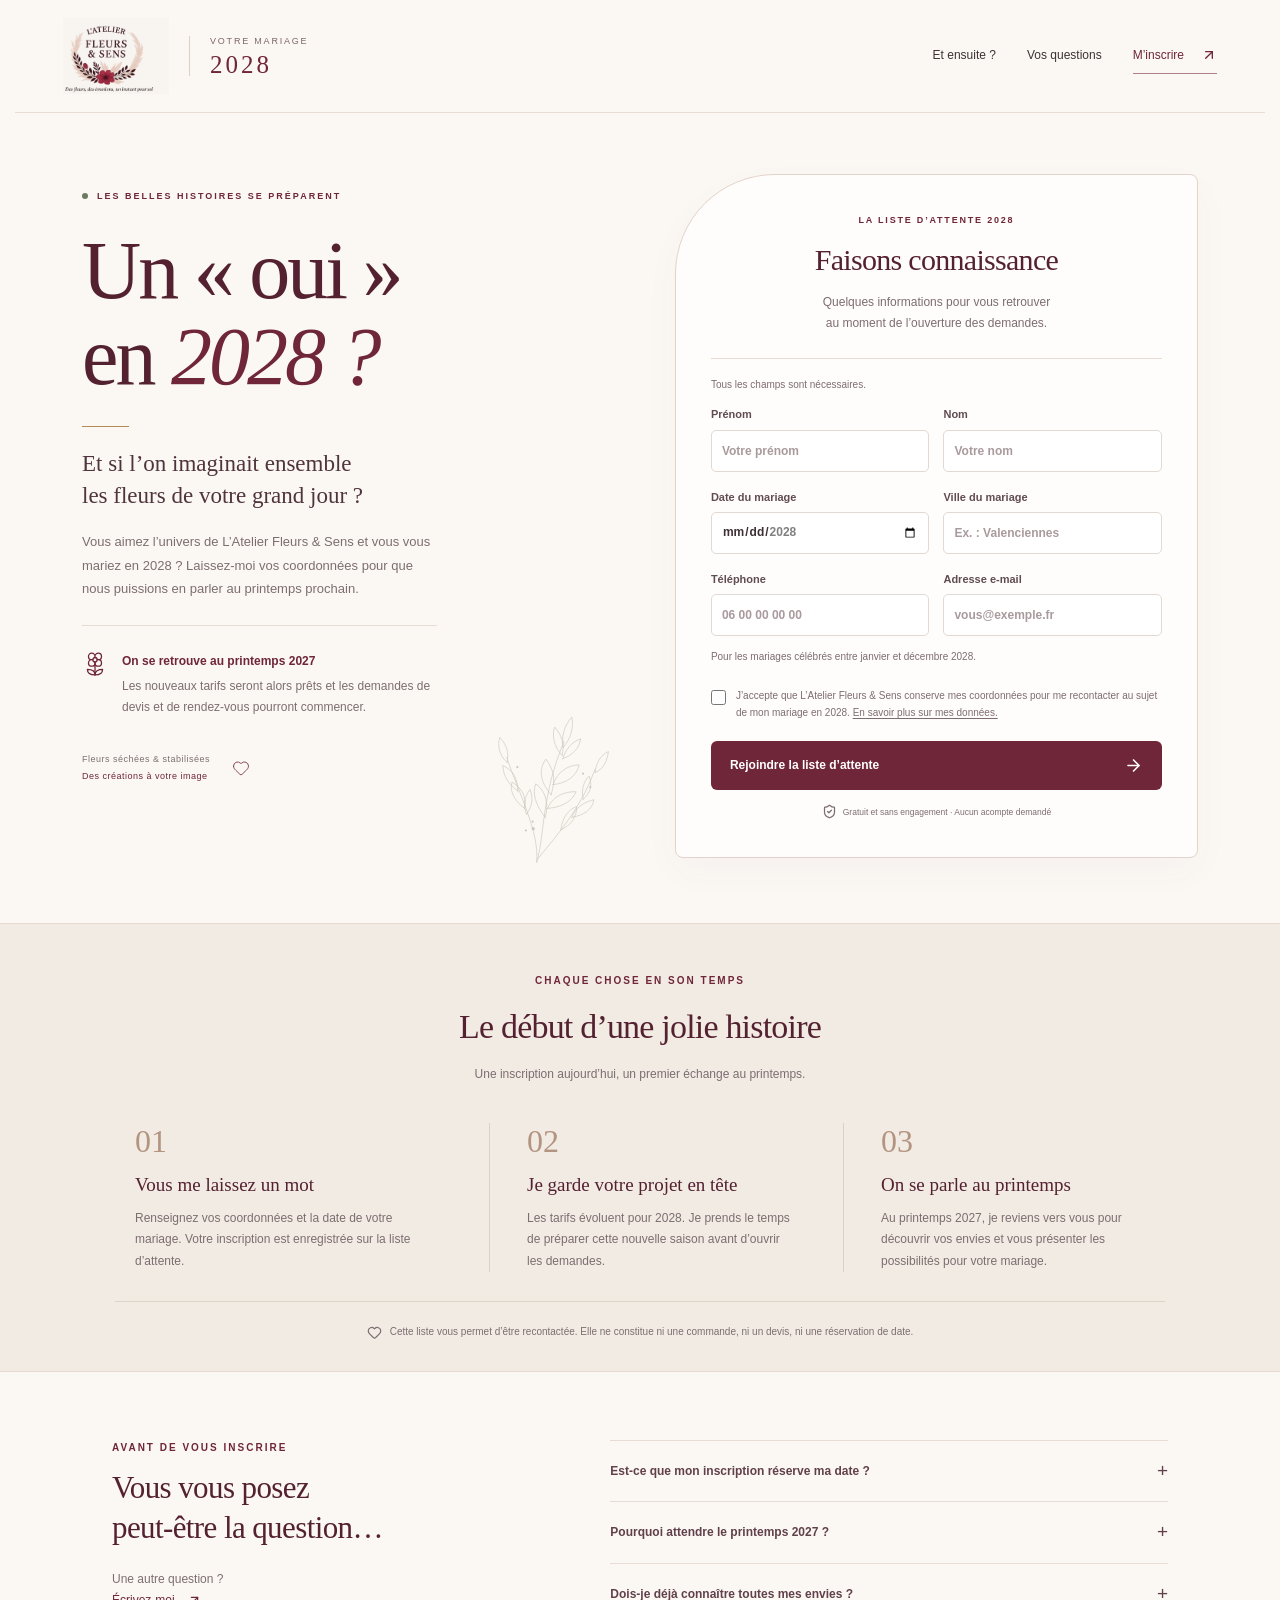
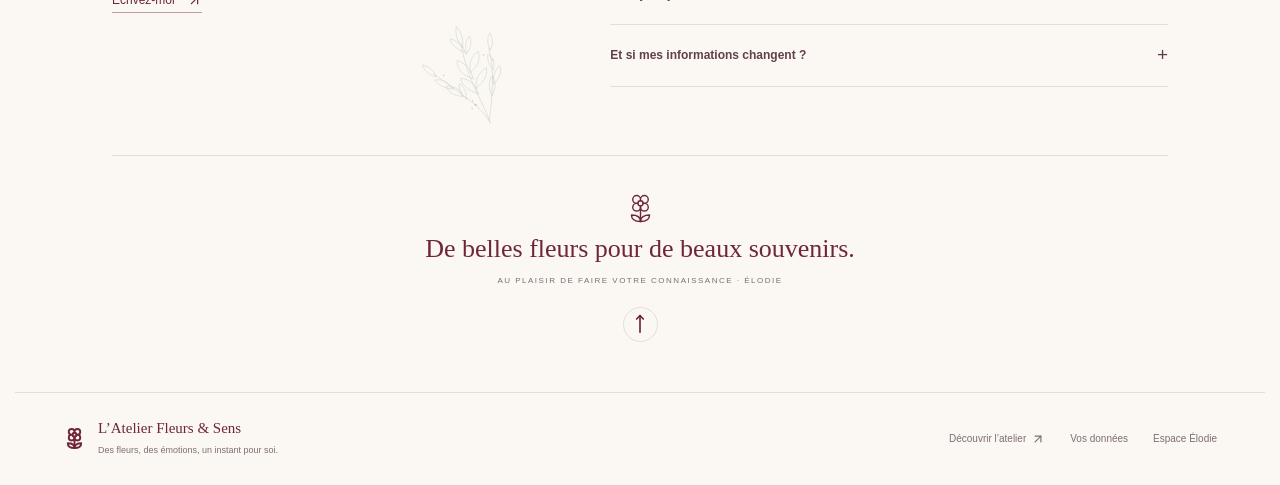
<file: index.html>
<!doctype html><html lang="fr"><head><meta charset="utf-8"><meta name="viewport" content="width=device-width,initial-scale=1"><title>Mariages 2028 — L’Atelier Fleurs & Sens</title><meta name="description" content="Liste d’attente des mariages 2028. Reprise de contact au printemps 2027."><link rel="icon" href="assets/favicon.svg"><link rel="stylesheet" href="assets/style.css"></head><body><header class="header"><a class="brand" href="index.html" aria-label="L’Atelier Fleurs &amp; Sens — accueil"><img src="assets/logo.jpg" alt="L’Atelier Fleurs &amp; Sens" width="112" height="80"/><span class="brand-divider"></span><span class="brand-caption">VOTRE MARIAGE<br/><b>2028</b></span></a><nav aria-label="Navigation principale"><a href="#la-suite">Et ensuite ?</a><a href="#questions">Vos questions</a><a class="header-cta" href="#inscription">M’inscrire <svg xmlns="http://www.w3.org/2000/svg" width="16" height="16" viewBox="0 0 24 24" fill="none" stroke="currentColor" stroke-width="2" stroke-linecap="round" stroke-linejoin="round" class="lucide lucide-arrow-up-right" aria-hidden="true"><path d="M7 7h10v10"></path><path d="M7 17 17 7"></path></svg></a></nav></header><main><section class="hero"><div class="hero-copy"><div class="season-label"><span></span> LES BELLES HISTOIRES SE PRÉPARENT</div><h1>Un « oui »<br/>en <em>2028 ?</em></h1><div class="hero-rule"></div><p class="hero-lead">Et si l’on imaginait ensemble<br/>les fleurs de votre grand jour ?</p><p class="hero-text">Vous aimez l’univers de L’Atelier Fleurs &amp; Sens et vous vous mariez en 2028 ? Laissez-moi vos coordonnées pour que nous puissions en parler au printemps prochain.</p><div class="opening-note"><svg xmlns="http://www.w3.org/2000/svg" width="26" height="26" viewBox="0 0 24 24" fill="none" stroke="currentColor" stroke-width="1.2" stroke-linecap="round" stroke-linejoin="round" class="lucide lucide-flower2 lucide-flower-2" aria-hidden="true"><path d="M12 5a3 3 0 1 1 3 3m-3-3a3 3 0 1 0-3 3m3-3v1M9 8a3 3 0 1 0 3 3M9 8h1m5 0a3 3 0 1 1-3 3m3-3h-1m-2 3v-1"></path><circle cx="12" cy="8" r="2"></circle><path d="M12 10v12"></path><path d="M12 22c4.2 0 7-1.667 7-5-4.2 0-7 1.667-7 5Z"></path><path d="M12 22c-4.2 0-7-1.667-7-5 4.2 0 7 1.667 7 5Z"></path></svg><div><b>On se retrouve au printemps 2027</b><p>Les nouveaux tarifs seront alors prêts et les demandes de devis et de rendez-vous pourront commencer.</p></div></div><div class="hero-bottom"><span>Fleurs séchées &amp; stabilisées<br/><b>Des créations à votre image</b></span><svg xmlns="http://www.w3.org/2000/svg" width="18" height="18" viewBox="0 0 24 24" fill="none" stroke="currentColor" stroke-width="1.1" stroke-linecap="round" stroke-linejoin="round" class="lucide lucide-heart" aria-hidden="true"><path d="M2 9.5a5.5 5.5 0 0 1 9.591-3.676.56.56 0 0 0 .818 0A5.49 5.49 0 0 1 22 9.5c0 2.29-1.5 4-3 5.5l-5.492 5.313a2 2 0 0 1-3 .019L5 15c-1.5-1.5-3-3.2-3-5.5"></path></svg></div><svg viewBox="0 0 250 300" fill="none" class="hero-botanical" aria-hidden="true"><g stroke="currentColor" stroke-width="1.2" stroke-linecap="round"><path d="M122 286C130 232 113 162 141 57M122 285C119 228 70 162 40 101M123 279C158 222 190 172 205 100"></path><path d="M131 158C104 134 103 113 112 94C133 115 135 132 131 158ZM132 139C156 133 172 119 175 96C152 99 135 118 132 139ZM126 201C104 180 96 160 100 142C120 152 130 176 126 201ZM128 184C155 178 171 165 176 146C151 149 133 163 128 184ZM86 190C62 177 54 160 56 145C76 153 88 170 86 190ZM69 160C51 150 38 136 35 117C55 123 66 137 69 160ZM91 200C101 182 98 166 91 154C82 170 82 185 91 200ZM158 220C157 198 166 181 181 173C184 196 174 209 158 220ZM175 194C197 187 210 175 211 156C191 164 179 176 175 194ZM191 158C184 140 188 123 196 114C205 130 202 146 191 158Z"></path><path d="M141 68C134 47 138 27 149 10C156 30 152 52 141 68ZM141 83C123 69 117 48 120 33C136 47 143 61 141 83ZM143 89C162 79 170 65 171 48C154 56 146 72 143 89ZM42 110C25 99 20 82 22 66C38 79 43 93 42 110ZM206 106C205 89 211 73 225 64C225 83 220 98 206 106Z"></path></g><g fill="currentColor"><circle cx="107" cy="225" r="3"></circle><circle cx="94" cy="230" r="2"></circle><circle cx="104" cy="212" r="2"></circle><circle cx="201" cy="134" r="2"></circle><circle cx="184" cy="111" r="2"></circle><circle cx="62" cy="116" r="2"></circle></g></svg></div><div class="form-card" id="inscription"><div class="form-heading"><span class="eyebrow">LA LISTE D’ATTENTE 2028</span><h2>Faisons connaissance</h2><p>Quelques informations pour vous retrouver<br class="desktop-break"/> au moment de l’ouverture des demandes.</p></div><form id="waitlistForm" method="post" action="#"><p class="required-note">Tous les champs sont nécessaires.</p><div class="form-grid"><label for="firstName">Prénom<input id="firstName" autoComplete="given-name" placeholder="Votre prénom" maxLength="80" required="" name="firstName"/></label><label for="lastName">Nom<input id="lastName" autoComplete="family-name" placeholder="Votre nom" maxLength="100" required="" name="lastName"/></label><label for="weddingDate">Date du mariage<input id="weddingDate" type="date" min="2028-01-01" max="2028-12-31" required="" aria-describedby="date-help" name="weddingDate"/></label><label for="city">Ville du mariage<input id="city" placeholder="Ex. : Valenciennes" maxLength="120" required="" name="city"/></label><label for="phone">Téléphone<input id="phone" type="tel" autoComplete="tel" placeholder="06 00 00 00 00" maxLength="30" required="" name="phone"/></label><label for="email">Adresse e-mail<input id="email" type="email" autoComplete="email" placeholder="vous@exemple.fr" maxLength="254" required="" name="email"/></label></div><p id="date-help" class="field-help">Pour les mariages célébrés entre janvier et décembre 2028.</p><div class="honeypot" aria-hidden="true"><label>Ne pas remplir<input tabindex="-1" autoComplete="off" name="website"/></label></div><label class="consent"><input type="checkbox" required="" name="consent"/><span>J’accepte que L’Atelier Fleurs &amp; Sens conserve mes coordonnées pour me recontacter au sujet de mon mariage en 2028. <a href="confidentialite.html" target="_blank">En savoir plus sur mes données.</a></span></label><button id="submitButton" class="button primary submit-button" disabled type="submit">Rejoindre la liste d’attente <svg xmlns="http://www.w3.org/2000/svg" width="19" height="19" viewBox="0 0 24 24" fill="none" stroke="currentColor" stroke-width="2" stroke-linecap="round" stroke-linejoin="round" class="lucide lucide-arrow-right" aria-hidden="true"><path d="M5 12h14"></path><path d="m12 5 7 7-7 7"></path></svg></button><div class="form-footnote"><svg xmlns="http://www.w3.org/2000/svg" width="15" height="15" viewBox="0 0 24 24" fill="none" stroke="currentColor" stroke-width="2" stroke-linecap="round" stroke-linejoin="round" class="lucide lucide-shield-check" aria-hidden="true"><path d="M20 13c0 5-3.5 7.5-7.66 8.95a1 1 0 0 1-.67-.01C7.5 20.5 4 18 4 13V6a1 1 0 0 1 1-1c2 0 4.5-1.2 6.24-2.72a1.17 1.17 0 0 1 1.52 0C14.51 3.81 17 5 19 5a1 1 0 0 1 1 1z"></path><path d="m9 12 2 2 4-4"></path></svg><span>Gratuit et sans engagement · Aucun acompte demandé</span></div><p id="formMessage" class="setup-note" role="status" aria-live="polite"></p></form></div></section><section class="journey" id="la-suite"><div class="section-heading"><span class="eyebrow">CHAQUE CHOSE EN SON TEMPS</span><h2>Le début d’une jolie histoire</h2><p>Une inscription aujourd’hui, un premier échange au printemps.</p></div><div class="steps"><article><span class="step-number">01</span><h3>Vous me laissez un mot</h3><p>Renseignez vos coordonnées et la date de votre mariage. Votre inscription est enregistrée sur la liste d’attente.</p></article><article><span class="step-number">02</span><h3>Je garde votre projet en tête</h3><p>Les tarifs évoluent pour 2028. Je prends le temps de préparer cette nouvelle saison avant d’ouvrir les demandes.</p></article><article><span class="step-number">03</span><h3>On se parle au printemps</h3><p>Au printemps 2027, je reviens vers vous pour découvrir vos envies et vous présenter les possibilités pour votre mariage.</p></article></div><p class="journey-note"><svg xmlns="http://www.w3.org/2000/svg" width="15" height="15" viewBox="0 0 24 24" fill="none" stroke="currentColor" stroke-width="2" stroke-linecap="round" stroke-linejoin="round" class="lucide lucide-heart" aria-hidden="true"><path d="M2 9.5a5.5 5.5 0 0 1 9.591-3.676.56.56 0 0 0 .818 0A5.49 5.49 0 0 1 22 9.5c0 2.29-1.5 4-3 5.5l-5.492 5.313a2 2 0 0 1-3 .019L5 15c-1.5-1.5-3-3.2-3-5.5"></path></svg> Cette liste vous permet d’être recontactée. Elle ne constitue ni une commande, ni un devis, ni une réservation de date.</p></section><section class="faq-section" id="questions"><div class="faq-intro"><span class="eyebrow">AVANT DE VOUS INSCRIRE</span><h2>Vous vous posez<br/>peut-être la question…</h2><p>Une autre question ?<br/><a href="mailto:latelierfleursetsens@gmail.com">Écrivez-moi <svg xmlns="http://www.w3.org/2000/svg" width="15" height="15" viewBox="0 0 24 24" fill="none" stroke="currentColor" stroke-width="2" stroke-linecap="round" stroke-linejoin="round" class="lucide lucide-arrow-up-right" aria-hidden="true"><path d="M7 7h10v10"></path><path d="M7 17 17 7"></path></svg></a></p><svg viewBox="0 0 250 300" fill="none" class="faq-botanical" aria-hidden="true"><g stroke="currentColor" stroke-width="1.2" stroke-linecap="round"><path d="M122 286C130 232 113 162 141 57M122 285C119 228 70 162 40 101M123 279C158 222 190 172 205 100"></path><path d="M131 158C104 134 103 113 112 94C133 115 135 132 131 158ZM132 139C156 133 172 119 175 96C152 99 135 118 132 139ZM126 201C104 180 96 160 100 142C120 152 130 176 126 201ZM128 184C155 178 171 165 176 146C151 149 133 163 128 184ZM86 190C62 177 54 160 56 145C76 153 88 170 86 190ZM69 160C51 150 38 136 35 117C55 123 66 137 69 160ZM91 200C101 182 98 166 91 154C82 170 82 185 91 200ZM158 220C157 198 166 181 181 173C184 196 174 209 158 220ZM175 194C197 187 210 175 211 156C191 164 179 176 175 194ZM191 158C184 140 188 123 196 114C205 130 202 146 191 158Z"></path><path d="M141 68C134 47 138 27 149 10C156 30 152 52 141 68ZM141 83C123 69 117 48 120 33C136 47 143 61 141 83ZM143 89C162 79 170 65 171 48C154 56 146 72 143 89ZM42 110C25 99 20 82 22 66C38 79 43 93 42 110ZM206 106C205 89 211 73 225 64C225 83 220 98 206 106Z"></path></g><g fill="currentColor"><circle cx="107" cy="225" r="3"></circle><circle cx="94" cy="230" r="2"></circle><circle cx="104" cy="212" r="2"></circle><circle cx="201" cy="134" r="2"></circle><circle cx="184" cy="111" r="2"></circle><circle cx="62" cy="116" r="2"></circle></g></svg></div><div class="faq-list"><details><summary>Est-ce que mon inscription réserve ma date ?</summary><p>Non. Elle me permet de vous recontacter au printemps 2027. La disponibilité de votre date et les conditions de réservation seront examinées au moment de nos échanges.</p></details><details><summary>Pourquoi attendre le printemps 2027 ?</summary><p>Je prépare l’évolution de mes tarifs pour les mariages de 2028. Les demandes de devis et de rendez-vous ouvriront lorsque ces nouveaux tarifs seront prêts.</p></details><details><summary>Dois-je déjà connaître toutes mes envies ?</summary><p>Pas du tout ! Pour le moment, j’ai simplement besoin de vos coordonnées, de votre date de mariage et de la ville. Nous prendrons le temps de parler des fleurs et des couleurs au printemps.</p></details><details><summary>Et si mes informations changent ?</summary><p>Envoyez-moi un e-mail à <a href="mailto:latelierfleursetsens@gmail.com">latelierfleursetsens@gmail.com</a> pour modifier votre date ou vos coordonnées, ou demander le retrait de votre inscription.</p></details></div></section><section class="closing"><svg xmlns="http://www.w3.org/2000/svg" width="31" height="31" viewBox="0 0 24 24" fill="none" stroke="currentColor" stroke-width="1.1" stroke-linecap="round" stroke-linejoin="round" class="lucide lucide-flower2 lucide-flower-2" aria-hidden="true"><path d="M12 5a3 3 0 1 1 3 3m-3-3a3 3 0 1 0-3 3m3-3v1M9 8a3 3 0 1 0 3 3M9 8h1m5 0a3 3 0 1 1-3 3m3-3h-1m-2 3v-1"></path><circle cx="12" cy="8" r="2"></circle><path d="M12 10v12"></path><path d="M12 22c4.2 0 7-1.667 7-5-4.2 0-7 1.667-7 5Z"></path><path d="M12 22c-4.2 0-7-1.667-7-5 4.2 0 7 1.667 7 5Z"></path></svg><p>De belles fleurs pour de beaux souvenirs.</p><span>AU PLAISIR DE FAIRE VOTRE CONNAISSANCE · ÉLODIE</span><a href="#inscription" aria-label="Revenir au formulaire"><svg xmlns="http://www.w3.org/2000/svg" width="20" height="20" viewBox="0 0 24 24" fill="none" stroke="currentColor" stroke-width="2" stroke-linecap="round" stroke-linejoin="round" class="lucide lucide-move-down" aria-hidden="true"><path d="M8 18L12 22L16 18"></path><path d="M12 2V22"></path></svg></a></section></main><noscript><p style="text-align:center;padding:20px">Activez JavaScript pour envoyer votre inscription, ou écrivez à latelierfleursetsens@gmail.com.</p></noscript><footer class="footer"><div class="footer-brand"><svg xmlns="http://www.w3.org/2000/svg" width="23" height="23" viewBox="0 0 24 24" fill="none" stroke="currentColor" stroke-width="2" stroke-linecap="round" stroke-linejoin="round" class="lucide lucide-flower2 lucide-flower-2" aria-hidden="true"><path d="M12 5a3 3 0 1 1 3 3m-3-3a3 3 0 1 0-3 3m3-3v1M9 8a3 3 0 1 0 3 3M9 8h1m5 0a3 3 0 1 1-3 3m3-3h-1m-2 3v-1"></path><circle cx="12" cy="8" r="2"></circle><path d="M12 10v12"></path><path d="M12 22c4.2 0 7-1.667 7-5-4.2 0-7 1.667-7 5Z"></path><path d="M12 22c-4.2 0-7-1.667-7-5 4.2 0 7 1.667 7 5Z"></path></svg><span>L’Atelier Fleurs &amp; Sens<small>Des fleurs, des émotions, un instant pour soi.</small></span></div><div class="footer-links"><a href="https://www.latelierfleursetsens.fr" target="_blank" rel="noreferrer">Découvrir l’atelier <svg xmlns="http://www.w3.org/2000/svg" width="14" height="14" viewBox="0 0 24 24" fill="none" stroke="currentColor" stroke-width="2" stroke-linecap="round" stroke-linejoin="round" class="lucide lucide-arrow-up-right" aria-hidden="true"><path d="M7 7h10v10"></path><path d="M7 17 17 7"></path></svg></a><a href="confidentialite.html">Vos données</a><a href="gestion.html">Espace Élodie</a></div></footer><script defer src="js/config.js"></script><script defer src="js/waitlist.js"></script></body></html>
</file>
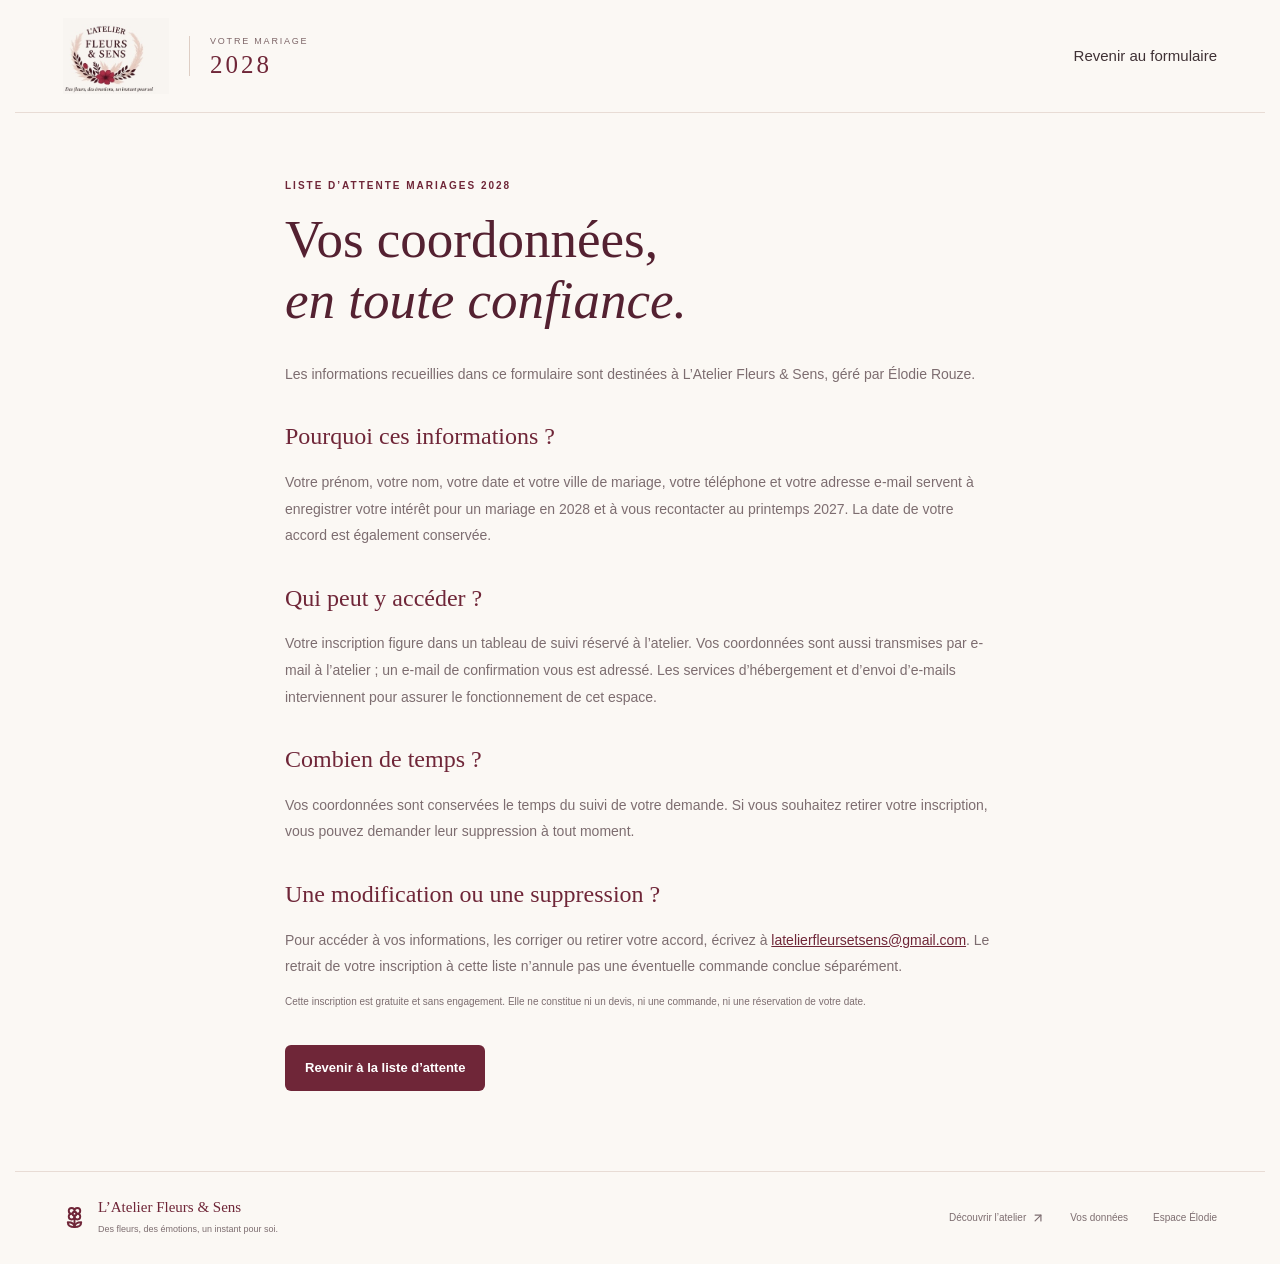
<file: confidentialite.html>
<!doctype html><html lang="fr"><head><meta charset="utf-8"><meta name="viewport" content="width=device-width,initial-scale=1"><title>Vos coordonnées — Mariages 2028</title><meta name="description" content="Liste d’attente des mariages 2028. Reprise de contact au printemps 2027."><link rel="icon" href="assets/favicon.svg"><link rel="stylesheet" href="assets/style.css"></head><body><header class="header"><a class="brand" href="index.html" aria-label="L’Atelier Fleurs &amp; Sens — accueil"><img src="assets/logo.jpg" alt="L’Atelier Fleurs &amp; Sens" width="112" height="80"/><span class="brand-divider"></span><span class="brand-caption">VOTRE MARIAGE<br/><b>2028</b></span></a><a href="index.html">Revenir au formulaire</a></header><main class="privacy"><span class="eyebrow">LISTE D’ATTENTE MARIAGES 2028</span><h1>Vos coordonnées,<br/><em>en toute confiance.</em></h1><p>Les informations recueillies dans ce formulaire sont destinées à L’Atelier Fleurs &amp; Sens, géré par Élodie Rouze.</p><h2>Pourquoi ces informations ?</h2><p>Votre prénom, votre nom, votre date et votre ville de mariage, votre téléphone et votre adresse e-mail servent à enregistrer votre intérêt pour un mariage en 2028 et à vous recontacter au printemps 2027. La date de votre accord est également conservée.</p><h2>Qui peut y accéder ?</h2><p>Votre inscription figure dans un tableau de suivi réservé à l’atelier. Vos coordonnées sont aussi transmises par e-mail à l’atelier ; un e-mail de confirmation vous est adressé. Les services d’hébergement et d’envoi d’e-mails interviennent pour assurer le fonctionnement de cet espace.</p><h2>Combien de temps ?</h2><p>Vos coordonnées sont conservées le temps du suivi de votre demande. Si vous souhaitez retirer votre inscription, vous pouvez demander leur suppression à tout moment.</p><h2>Une modification ou une suppression ?</h2><p>Pour accéder à vos informations, les corriger ou retirer votre accord, écrivez à <a href="mailto:latelierfleursetsens@gmail.com">latelierfleursetsens@gmail.com</a>. Le retrait de votre inscription à cette liste n’annule pas une éventuelle commande conclue séparément.</p><p class="micro">Cette inscription est gratuite et sans engagement. Elle ne constitue ni un devis, ni une commande, ni une réservation de votre date.</p><a class="button primary" href="index.html">Revenir à la liste d’attente</a></main><footer class="footer"><div class="footer-brand"><svg xmlns="http://www.w3.org/2000/svg" width="23" height="23" viewBox="0 0 24 24" fill="none" stroke="currentColor" stroke-width="2" stroke-linecap="round" stroke-linejoin="round" class="lucide lucide-flower2 lucide-flower-2" aria-hidden="true"><path d="M12 5a3 3 0 1 1 3 3m-3-3a3 3 0 1 0-3 3m3-3v1M9 8a3 3 0 1 0 3 3M9 8h1m5 0a3 3 0 1 1-3 3m3-3h-1m-2 3v-1"></path><circle cx="12" cy="8" r="2"></circle><path d="M12 10v12"></path><path d="M12 22c4.2 0 7-1.667 7-5-4.2 0-7 1.667-7 5Z"></path><path d="M12 22c-4.2 0-7-1.667-7-5 4.2 0 7 1.667 7 5Z"></path></svg><span>L’Atelier Fleurs &amp; Sens<small>Des fleurs, des émotions, un instant pour soi.</small></span></div><div class="footer-links"><a href="https://www.latelierfleursetsens.fr" target="_blank" rel="noreferrer">Découvrir l’atelier <svg xmlns="http://www.w3.org/2000/svg" width="14" height="14" viewBox="0 0 24 24" fill="none" stroke="currentColor" stroke-width="2" stroke-linecap="round" stroke-linejoin="round" class="lucide lucide-arrow-up-right" aria-hidden="true"><path d="M7 7h10v10"></path><path d="M7 17 17 7"></path></svg></a><a href="confidentialite.html">Vos données</a><a href="gestion.html">Espace Élodie</a></div></footer></body></html>
</file>
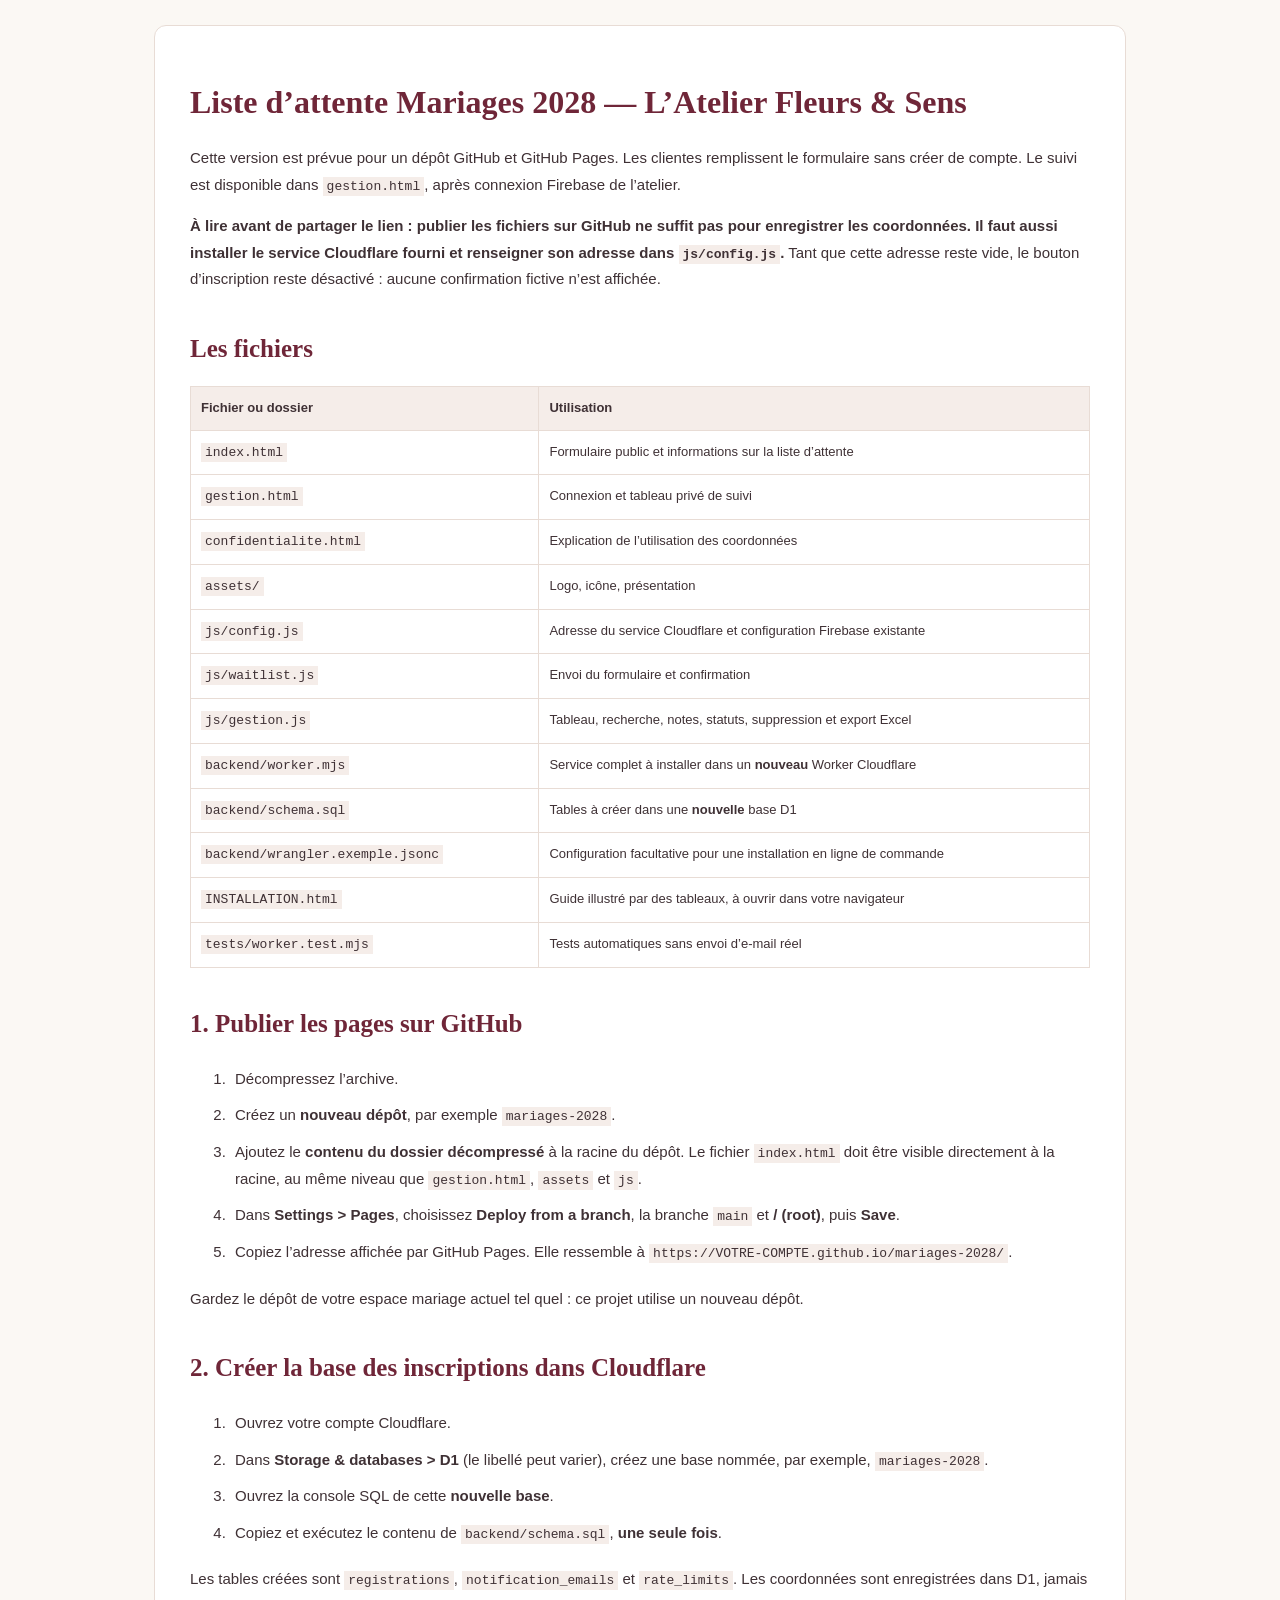
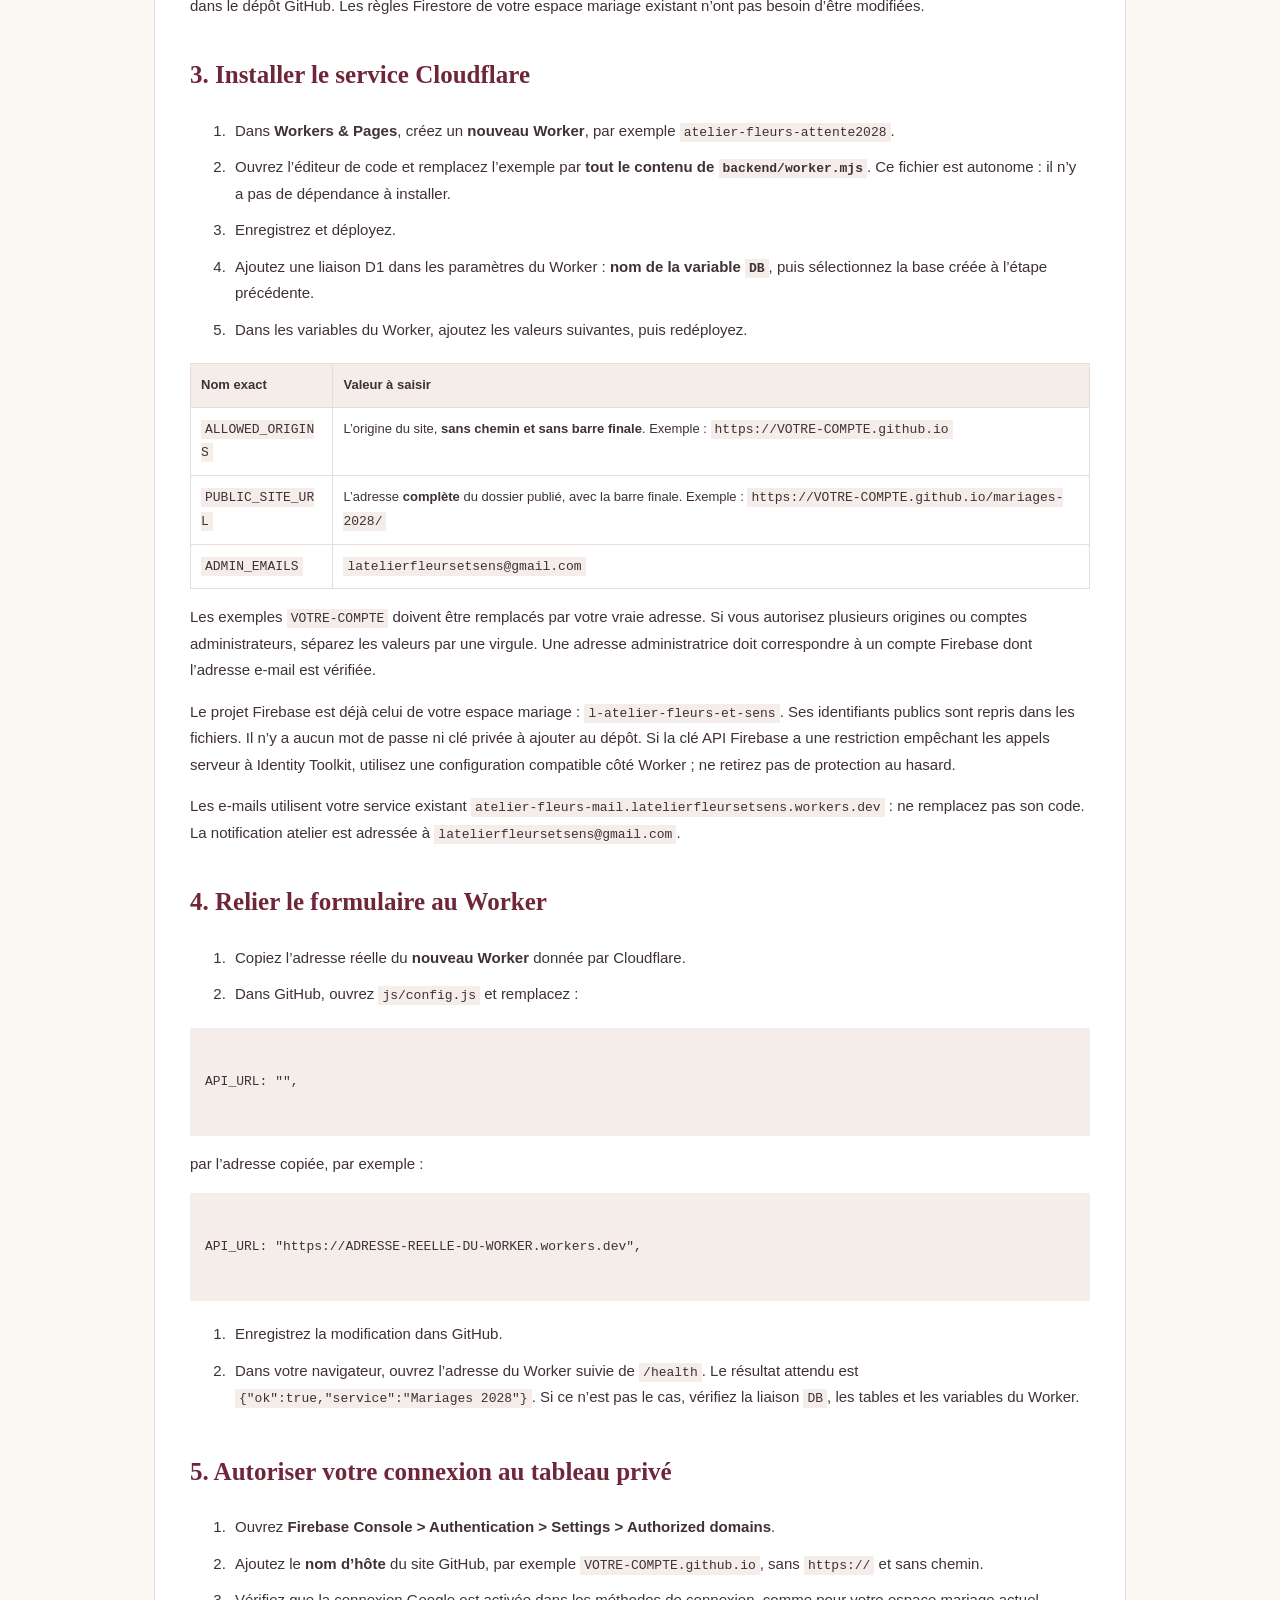
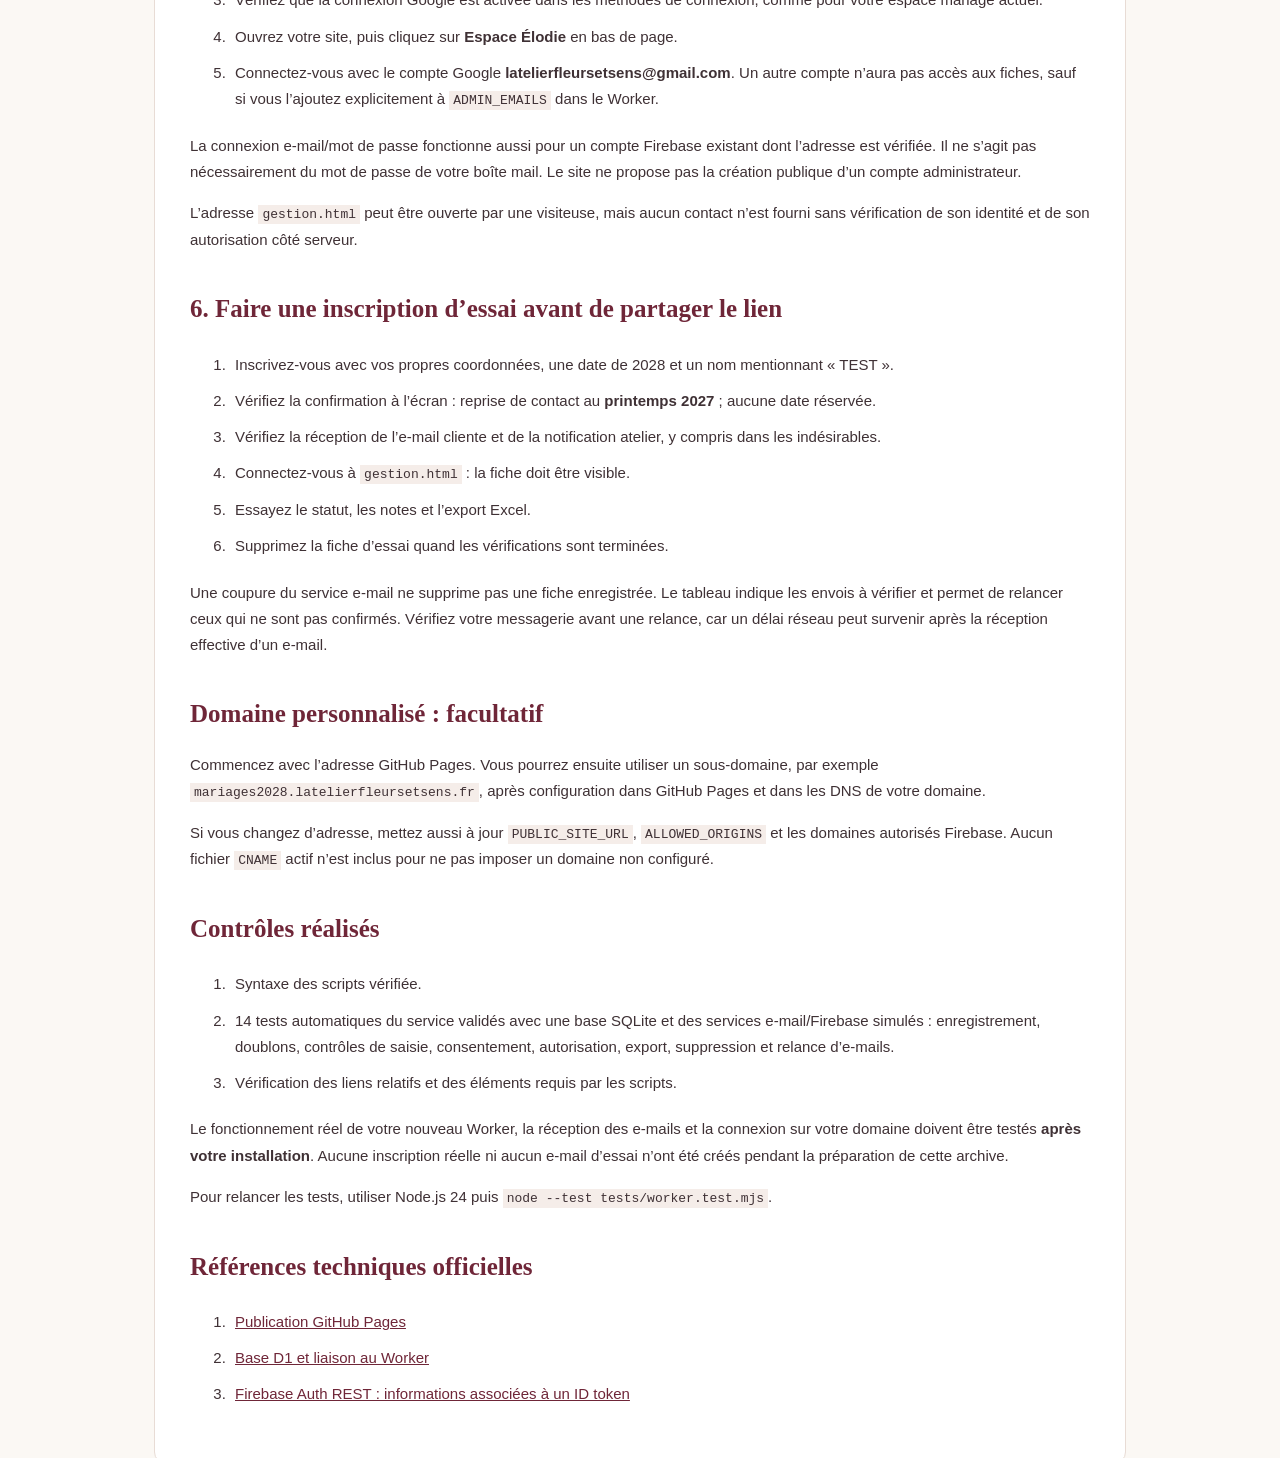
<file: INSTALLATION.html>
<!doctype html><html lang="fr"><head><meta charset="utf-8"><meta name="viewport" content="width=device-width,initial-scale=1"><title>Installation — Mariages 2028</title><style>body{font:15px/1.75 Arial,sans-serif;color:#3f3135;background:#fbf8f4;margin:0}main{max-width:900px;margin:25px auto;padding:35px;background:white;border:1px solid #e8dcd5;border-radius:12px}h1,h2{font-family:Georgia,serif;color:#6f2638;line-height:1.3}h1{font-size:32px}h2{margin-top:40px;font-size:25px}li{padding:5px}code{font-size:13px;background:#f5ede9;padding:2px 4px;overflow-wrap:anywhere}pre{background:#f5ede9;padding:15px;overflow:auto}pre code{background:none}a{color:#6f2638}table{width:100%;border-collapse:collapse;font-size:13px}td{border:1px solid #e8dcd5;padding:10px;vertical-align:top}tr:first-child{background:#f5ede9;font-weight:bold}.table{overflow:auto}@media(max-width:600px){main{margin:0;padding:25px 18px;border:0}h1{font-size:28px}}</style></head><body><main><h1>Liste d’attente Mariages 2028 — L’Atelier Fleurs &amp; Sens</h1>
<p>Cette version est prévue pour un dépôt GitHub et GitHub Pages. Les clientes remplissent le formulaire sans créer de compte. Le suivi est disponible dans <code>gestion.html</code>, après connexion Firebase de l’atelier.</p>
<p><strong>À lire avant de partager le lien : publier les fichiers sur GitHub ne suffit pas pour enregistrer les coordonnées. Il faut aussi installer le service Cloudflare fourni et renseigner son adresse dans <code>js/config.js</code>.</strong> Tant que cette adresse reste vide, le bouton d’inscription reste désactivé : aucune confirmation fictive n’est affichée.</p>
<h2>Les fichiers</h2>
<div class="table"><table><tbody>
<tr><td>Fichier ou dossier</td><td>Utilisation</td></tr>
<tr><td><code>index.html</code></td><td>Formulaire public et informations sur la liste d’attente</td></tr>
<tr><td><code>gestion.html</code></td><td>Connexion et tableau privé de suivi</td></tr>
<tr><td><code>confidentialite.html</code></td><td>Explication de l’utilisation des coordonnées</td></tr>
<tr><td><code>assets/</code></td><td>Logo, icône, présentation</td></tr>
<tr><td><code>js/config.js</code></td><td>Adresse du service Cloudflare et configuration Firebase existante</td></tr>
<tr><td><code>js/waitlist.js</code></td><td>Envoi du formulaire et confirmation</td></tr>
<tr><td><code>js/gestion.js</code></td><td>Tableau, recherche, notes, statuts, suppression et export Excel</td></tr>
<tr><td><code>backend/worker.mjs</code></td><td>Service complet à installer dans un <strong>nouveau</strong> Worker Cloudflare</td></tr>
<tr><td><code>backend/schema.sql</code></td><td>Tables à créer dans une <strong>nouvelle</strong> base D1</td></tr>
<tr><td><code>backend/wrangler.exemple.jsonc</code></td><td>Configuration facultative pour une installation en ligne de commande</td></tr>
<tr><td><code>INSTALLATION.html</code></td><td>Guide illustré par des tableaux, à ouvrir dans votre navigateur</td></tr>
<tr><td><code>tests/worker.test.mjs</code></td><td>Tests automatiques sans envoi d’e-mail réel</td></tr>
</tbody></table></div>
<h2>1. Publier les pages sur GitHub</h2>
<ol>
<li>Décompressez l’archive.</li>
<li>Créez un <strong>nouveau dépôt</strong>, par exemple <code>mariages-2028</code>.</li>
<li>Ajoutez le <strong>contenu du dossier décompressé</strong> à la racine du dépôt. Le fichier <code>index.html</code> doit être visible directement à la racine, au même niveau que <code>gestion.html</code>, <code>assets</code> et <code>js</code>.</li>
<li>Dans <strong>Settings &gt; Pages</strong>, choisissez <strong>Deploy from a branch</strong>, la branche <code>main</code> et <strong>/ (root)</strong>, puis <strong>Save</strong>.</li>
<li>Copiez l’adresse affichée par GitHub Pages. Elle ressemble à <code>https://VOTRE-COMPTE.github.io/mariages-2028/</code>.</li>
</ol>
<p>Gardez le dépôt de votre espace mariage actuel tel quel : ce projet utilise un nouveau dépôt.</p>
<h2>2. Créer la base des inscriptions dans Cloudflare</h2>
<ol>
<li>Ouvrez votre compte Cloudflare.</li>
<li>Dans <strong>Storage &amp; databases &gt; D1</strong> (le libellé peut varier), créez une base nommée, par exemple, <code>mariages-2028</code>.</li>
<li>Ouvrez la console SQL de cette <strong>nouvelle base</strong>.</li>
<li>Copiez et exécutez le contenu de <code>backend/schema.sql</code>, <strong>une seule fois</strong>.</li>
</ol>
<p>Les tables créées sont <code>registrations</code>, <code>notification_emails</code> et <code>rate_limits</code>. Les coordonnées sont enregistrées dans D1, jamais dans le dépôt GitHub. Les règles Firestore de votre espace mariage existant n’ont pas besoin d’être modifiées.</p>
<h2>3. Installer le service Cloudflare</h2>
<ol>
<li>Dans <strong>Workers &amp; Pages</strong>, créez un <strong>nouveau Worker</strong>, par exemple <code>atelier-fleurs-attente2028</code>.</li>
<li>Ouvrez l’éditeur de code et remplacez l’exemple par <strong>tout le contenu de <code>backend/worker.mjs</code></strong>. Ce fichier est autonome : il n’y a pas de dépendance à installer.</li>
<li>Enregistrez et déployez.</li>
<li>Ajoutez une liaison D1 dans les paramètres du Worker : <strong>nom de la variable <code>DB</code></strong>, puis sélectionnez la base créée à l’étape précédente.</li>
<li>Dans les variables du Worker, ajoutez les valeurs suivantes, puis redéployez.</li>
</ol>
<div class="table"><table><tbody>
<tr><td>Nom exact</td><td>Valeur à saisir</td></tr>
<tr><td><code>ALLOWED_ORIGINS</code></td><td>L’origine du site, <strong>sans chemin et sans barre finale</strong>. Exemple : <code>https://VOTRE-COMPTE.github.io</code></td></tr>
<tr><td><code>PUBLIC_SITE_URL</code></td><td>L’adresse <strong>complète</strong> du dossier publié, avec la barre finale. Exemple : <code>https://VOTRE-COMPTE.github.io/mariages-2028/</code></td></tr>
<tr><td><code>ADMIN_EMAILS</code></td><td><code>latelierfleursetsens@gmail.com</code></td></tr>
</tbody></table></div>
<p>Les exemples <code>VOTRE-COMPTE</code> doivent être remplacés par votre vraie adresse. Si vous autorisez plusieurs origines ou comptes administrateurs, séparez les valeurs par une virgule. Une adresse administratrice doit correspondre à un compte Firebase dont l’adresse e-mail est vérifiée.</p>
<p>Le projet Firebase est déjà celui de votre espace mariage : <code>l-atelier-fleurs-et-sens</code>. Ses identifiants publics sont repris dans les fichiers. Il n’y a aucun mot de passe ni clé privée à ajouter au dépôt. Si la clé API Firebase a une restriction empêchant les appels serveur à Identity Toolkit, utilisez une configuration compatible côté Worker ; ne retirez pas de protection au hasard.</p>
<p>Les e-mails utilisent votre service existant <code>atelier-fleurs-mail.latelierfleursetsens.workers.dev</code> : ne remplacez pas son code. La notification atelier est adressée à <code>latelierfleursetsens@gmail.com</code>.</p>
<h2>4. Relier le formulaire au Worker</h2>
<ol>
<li>Copiez l’adresse réelle du <strong>nouveau Worker</strong> donnée par Cloudflare.</li>
<li>Dans GitHub, ouvrez <code>js/config.js</code> et remplacez :</li>
</ol>
<pre><code>
API_URL: &quot;&quot;,

</code></pre>
<p>par l’adresse copiée, par exemple :</p>
<pre><code>
API_URL: &quot;https://ADRESSE-REELLE-DU-WORKER.workers.dev&quot;,

</code></pre>
<ol>
<li>Enregistrez la modification dans GitHub.</li>
<li>Dans votre navigateur, ouvrez l’adresse du Worker suivie de <code>/health</code>. Le résultat attendu est <code>{&quot;ok&quot;:true,&quot;service&quot;:&quot;Mariages 2028&quot;}</code>. Si ce n’est pas le cas, vérifiez la liaison <code>DB</code>, les tables et les variables du Worker.</li>
</ol>
<h2>5. Autoriser votre connexion au tableau privé</h2>
<ol>
<li>Ouvrez <strong>Firebase Console &gt; Authentication &gt; Settings &gt; Authorized domains</strong>.</li>
<li>Ajoutez le <strong>nom d’hôte</strong> du site GitHub, par exemple <code>VOTRE-COMPTE.github.io</code>, sans <code>https://</code> et sans chemin.</li>
<li>Vérifiez que la connexion Google est activée dans les méthodes de connexion, comme pour votre espace mariage actuel.</li>
<li>Ouvrez votre site, puis cliquez sur <strong>Espace Élodie</strong> en bas de page.</li>
<li>Connectez-vous avec le compte Google <strong>latelierfleursetsens@gmail.com</strong>. Un autre compte n’aura pas accès aux fiches, sauf si vous l’ajoutez explicitement à <code>ADMIN_EMAILS</code> dans le Worker.</li>
</ol>
<p>La connexion e-mail/mot de passe fonctionne aussi pour un compte Firebase existant dont l’adresse est vérifiée. Il ne s’agit pas nécessairement du mot de passe de votre boîte mail. Le site ne propose pas la création publique d’un compte administrateur.</p>
<p>L’adresse <code>gestion.html</code> peut être ouverte par une visiteuse, mais aucun contact n’est fourni sans vérification de son identité et de son autorisation côté serveur.</p>
<h2>6. Faire une inscription d’essai avant de partager le lien</h2>
<ol>
<li>Inscrivez-vous avec vos propres coordonnées, une date de 2028 et un nom mentionnant « TEST ».</li>
<li>Vérifiez la confirmation à l’écran : reprise de contact au <strong>printemps 2027</strong> ; aucune date réservée.</li>
<li>Vérifiez la réception de l’e-mail cliente et de la notification atelier, y compris dans les indésirables.</li>
<li>Connectez-vous à <code>gestion.html</code> : la fiche doit être visible.</li>
<li>Essayez le statut, les notes et l’export Excel.</li>
<li>Supprimez la fiche d’essai quand les vérifications sont terminées.</li>
</ol>
<p>Une coupure du service e-mail ne supprime pas une fiche enregistrée. Le tableau indique les envois à vérifier et permet de relancer ceux qui ne sont pas confirmés. Vérifiez votre messagerie avant une relance, car un délai réseau peut survenir après la réception effective d’un e-mail.</p>
<h2>Domaine personnalisé : facultatif</h2>
<p>Commencez avec l’adresse GitHub Pages. Vous pourrez ensuite utiliser un sous-domaine, par exemple <code>mariages2028.latelierfleursetsens.fr</code>, après configuration dans GitHub Pages et dans les DNS de votre domaine.</p>
<p>Si vous changez d’adresse, mettez aussi à jour <code>PUBLIC_SITE_URL</code>, <code>ALLOWED_ORIGINS</code> et les domaines autorisés Firebase. Aucun fichier <code>CNAME</code> actif n’est inclus pour ne pas imposer un domaine non configuré.</p>
<h2>Contrôles réalisés</h2>
<ol>
<li>Syntaxe des scripts vérifiée.</li>
<li>14 tests automatiques du service validés avec une base SQLite et des services e-mail/Firebase simulés : enregistrement, doublons, contrôles de saisie, consentement, autorisation, export, suppression et relance d’e-mails.</li>
<li>Vérification des liens relatifs et des éléments requis par les scripts.</li>
</ol>
<p>Le fonctionnement réel de votre nouveau Worker, la réception des e-mails et la connexion sur votre domaine doivent être testés <strong>après votre installation</strong>. Aucune inscription réelle ni aucun e-mail d’essai n’ont été créés pendant la préparation de cette archive.</p>
<p>Pour relancer les tests, utiliser Node.js 24 puis <code>node --test tests/worker.test.mjs</code>.</p>
<h2>Références techniques officielles</h2>
<ol>
<li><a href="https://docs.github.com/en/pages/getting-started-with-github-pages/creating-a-github-pages-site">Publication GitHub Pages</a></li>
<li><a href="https://developers.cloudflare.com/d1/get-started/">Base D1 et liaison au Worker</a></li>
<li><a href="https://firebase.google.com/docs/reference/rest/auth#section-get-account-info">Firebase Auth REST : informations associées à un ID token</a></li>
</ol></main></body></html>
</file>
<file: assets/style.css>
:root{--burgundy:#6f2638;--wine:#542131;--ink:#3f3135;--muted:#7d6d70;--cream:#fbf8f4;--pink:#f3e8e4;--line:#e8dcd5;--sage:#6c7a61;--gold:#b38b57}
*{box-sizing:border-box}html{scroll-behavior:smooth;scroll-padding-top:24px}body{margin:0;background:var(--cream);color:var(--ink);font:15px/1.65 Arial,Helvetica,sans-serif;-webkit-font-smoothing:antialiased}a{color:inherit;text-decoration:none}a,button,input,select,textarea,summary{-webkit-tap-highlight-color:transparent}button,input,select,textarea{font:inherit}button,a,summary{touch-action:manipulation}button{cursor:pointer}button:disabled{opacity:.55;cursor:wait}a:focus-visible,button:focus-visible,input:focus-visible,select:focus-visible,textarea:focus-visible,summary:focus-visible{outline:2px solid var(--burgundy);outline-offset:4px}h1,h2,h3,p{margin:0}h1,h2,h3{font-weight:400}h1,h2,h3,.signature{font-family:Georgia,"Times New Roman",serif}em{font-weight:400}svg{flex-shrink:0}::selection{background:#ead0d4}input,select,textarea{min-width:0}.button{display:inline-flex;align-items:center;justify-content:center;gap:10px;min-height:46px;border:1px solid transparent;padding:12px 19px;font-size:13px;font-weight:600;line-height:1.4;border-radius:6px;transition:background .18s,transform .18s}.button:hover{transform:translateY(-1px)}.primary{color:white;background:var(--burgundy)}.primary:hover{background:var(--wine)}.secondary{background:white;border-color:var(--line);color:var(--burgundy)}.secondary:hover{background:#f9efec}.eyebrow{display:block;color:var(--burgundy);font-size:10px;font-weight:700;letter-spacing:2px;line-height:1.6}.header{display:flex;justify-content:space-between;align-items:center;max-width:1250px;margin:auto;padding:18px 48px;border-bottom:1px solid var(--line);min-height:106px}.brand{display:flex;align-items:center;gap:20px}.brand img{width:106px;height:76px;object-fit:contain;mix-blend-mode:multiply}.brand-divider{height:40px;width:1px;background:#decec4}.brand-caption{font-size:9px;letter-spacing:1.8px;color:#7e6668;line-height:1.9}.brand-caption b{font:25px Georgia,serif;letter-spacing:3px;color:var(--burgundy)}.header nav{display:flex;gap:31px;align-items:center;font-size:12px}.header nav a:hover{color:var(--burgundy)}.header-cta{display:flex;gap:17px;align-items:center;border-bottom:1px solid #af7f89;padding:8px 0;color:var(--burgundy)}.hero{position:relative;display:grid;grid-template-columns:1fr 1.03fr;gap:85px;max-width:1184px;margin:auto;padding:61px 34px 65px}.hero-copy{position:relative;padding:15px 0 0;min-width:0}.season-label{display:flex;align-items:center;gap:9px;color:var(--burgundy);font-size:9px;letter-spacing:2px;font-weight:700}.season-label>span{height:6px;width:6px;border-radius:50%;background:var(--sage)}.hero h1{font-size:82px;line-height:1.05;letter-spacing:-3px;color:var(--wine);margin:24px 0}.hero h1 em{color:var(--burgundy)}.hero-rule{width:47px;height:1px;background:var(--gold);margin:26px 0 21px}.hero-lead{font:23px/1.4 Georgia,serif;color:#50343d}.hero-text{font-size:13px;max-width:360px;line-height:1.8;color:var(--muted);margin-top:18px}.opening-note{display:flex;gap:14px;align-items:flex-start;border-top:1px solid var(--line);padding-top:22px;margin-top:24px;max-width:355px}.opening-note>svg{color:var(--burgundy);margin-top:3px}.opening-note b{font-size:12px;font-weight:600;color:var(--burgundy)}.opening-note p{font-size:12px;line-height:1.75;color:var(--muted);margin-top:4px}.hero-bottom{display:flex;align-items:center;gap:22px;margin-top:33px;color:var(--muted);font-size:9px;letter-spacing:.5px;line-height:1.9}.hero-bottom b{font-weight:400;color:var(--burgundy)}.hero-bottom>svg{color:var(--burgundy)}.hero-botanical{position:absolute;width:135px;height:190px;right:-26px;bottom:-27px;color:#9ca18b;opacity:.52;pointer-events:none;transform:rotate(8deg);z-index:-1}.form-card{background:#fffdfb;position:relative;border:1px solid #e3d3c9;border-radius:100px 8px 8px 8px;padding:38px 35px 26px;box-shadow:0 14px 38px #5e273308;align-self:start;min-width:0}.form-heading{text-align:center;border-bottom:1px solid var(--line);padding-bottom:24px;margin-bottom:18px}.form-heading .eyebrow{font-size:9px;letter-spacing:1.8px}.form-heading h2{color:var(--wine);font-size:30px;letter-spacing:-.7px;margin:8px 0 7px}.form-heading p{color:var(--muted);font-size:12px;line-height:1.75}.required-note{font-size:10px;color:var(--muted);margin:0 0 12px}.form-grid{display:grid;grid-template-columns:minmax(0,1fr) minmax(0,1fr);gap:16px 14px}.form-grid label{display:block;font-size:11px;font-weight:600;color:#614c52}.form-grid input{display:block;width:100%;margin-top:6px;padding:11px 10px;height:42px;border:1px solid #e2d9d3;border-radius:5px;background:#fff;color:var(--ink);font-size:12px;outline-offset:2px}.form-grid input::placeholder{color:#a99a9d;opacity:1}.form-grid input:focus{border-color:var(--burgundy)}input[type=date]{color:var(--ink);min-height:42px}.field-help{font-size:10px;color:var(--muted);margin-top:13px}.consent{display:flex;gap:10px;margin:22px 0 20px;font-size:10px;line-height:1.7;color:var(--muted)}.consent>input{appearance:auto;accent-color:var(--burgundy);flex-shrink:0;width:15px;height:15px;margin:3px 0 0}.consent a{text-decoration:underline;text-underline-offset:2px}.submit-button{width:100%;justify-content:space-between;font-size:12px;padding:14px 18px;min-height:48px}.form-footnote{display:flex;justify-content:center;align-items:center;gap:6px;font-size:8.5px;color:var(--muted);margin:14px -8px 0}.honeypot{position:absolute;left:-9999px;top:auto;width:1px;height:1px;overflow:hidden}.error-message{background:#fcf0ef;border:1px solid #e8c1c0;border-radius:5px;color:#8a2934;padding:12px;font-size:12px;margin:12px 0}.success-message{background:#edf3e9;border:1px solid #d3dfcb;border-radius:5px;color:#41563b;padding:12px;font-size:12px;margin:12px 0}.confirmation{text-align:center;padding-top:43px;outline:none;min-height:600px}.success-seal{height:66px;width:66px;border:1px solid #9aa48b;background:#f2f5ed;border-radius:50%;display:grid;place-items:center;color:var(--sage);margin:0 auto 23px}.confirmation h2{font-size:43px;line-height:1.15;color:var(--burgundy);margin:17px 0}.confirmation>p{font-size:12px;color:var(--muted);line-height:1.8}.spring-note{background:#f6eeea;display:flex;align-items:center;gap:12px;text-align:left;padding:16px 17px;border-radius:5px;margin:23px 0;color:var(--burgundy);font-size:12px;line-height:1.75}.mail-note{font-size:11px!important;display:block;color:var(--muted);overflow-wrap:anywhere}.mail-note>svg{display:inline;vertical-align:middle;margin-right:5px}.signature{font-style:italic;font-size:28px!important;color:var(--burgundy)!important;margin:20px 0}.signature>span{display:block;font:10px/1.6 Arial,sans-serif;letter-spacing:.5px}.micro{font-size:10px!important;color:var(--muted);line-height:1.7}.journey{background:#f2ebe4;border-top:1px solid #e6dad0;border-bottom:1px solid #e6dad0;padding:49px 48px 30px}.section-heading{text-align:center}.section-heading h2{font-size:34px;letter-spacing:-.8px;color:var(--wine);margin:10px 0}.section-heading p{color:var(--muted);font-size:12px}.steps{max-width:1010px;margin:38px auto 29px;display:grid;grid-template-columns:repeat(3,minmax(0,1fr));gap:52px}.step-number{font:32px Georgia,serif;color:#b39480}.steps h3{font-size:19px;line-height:1.5;color:var(--wine);margin:11px 0 8px}.steps p{font-size:12px;color:var(--muted);line-height:1.8}.steps article+article{border-left:1px solid #dcd0c4;padding-left:37px}.journey-note{display:flex;justify-content:center;align-items:center;gap:8px;font-size:10px;color:var(--muted);max-width:1050px;margin:auto;border-top:1px solid #e0d4c9;padding-top:22px}.faq-section{display:grid;grid-template-columns:1fr 1.4fr;gap:100px;max-width:1120px;padding:68px 32px;margin:auto}.faq-intro{position:relative}.faq-intro h2{font-size:31px;line-height:1.3;color:var(--wine);margin:12px 0 20px;letter-spacing:-.6px}.faq-intro>p{font-size:12px;color:var(--muted);line-height:1.8}.faq-intro a{display:inline-flex;align-items:center;gap:12px;color:var(--burgundy);border-bottom:1px solid #bba09d}.faq-botanical{position:absolute;bottom:-50px;right:-6px;width:92px;height:120px;opacity:.35;color:var(--sage);transform:rotate(-25deg)}.faq-list details{border-bottom:1px solid var(--line)}.faq-list details:first-child{border-top:1px solid var(--line)}.faq-list summary{cursor:pointer;list-style:none;display:flex;justify-content:space-between;gap:15px;font-size:12px;line-height:1.7;font-weight:600;padding:20px 0;color:#61404b}.faq-list summary::-webkit-details-marker{display:none}.faq-list summary:after{content:"+";font-size:19px;font-weight:400;line-height:1}.faq-list details[open] summary:after{content:"−"}.faq-list details p{font-size:12px;line-height:1.9;color:var(--muted);padding-bottom:18px}.faq-list details a{color:var(--burgundy);text-decoration:underline;overflow-wrap:anywhere}.closing{position:relative;display:flex;align-items:center;flex-direction:column;padding:37px 24px 50px;border-top:1px solid var(--line);text-align:center;gap:10px;max-width:1056px;margin:auto;color:var(--burgundy)}.closing>p{font:26px Georgia,serif}.closing>span{font-size:8px;letter-spacing:1.5px;color:var(--muted)}.closing>a{display:grid;place-items:center;height:35px;width:35px;border:1px solid var(--line);border-radius:50%;transform:rotate(180deg);margin-top:10px}.footer{display:flex;justify-content:space-between;align-items:center;gap:25px;padding:27px 48px;max-width:1250px;border-top:1px solid var(--line);margin:auto}.footer-brand{display:flex;gap:12px;align-items:center;font:15px Georgia,serif;color:var(--burgundy)}.footer-brand small{display:block;font:9px/1.8 Arial,sans-serif;color:var(--muted);margin-top:5px}.footer-links{display:flex;gap:25px;font-size:10px;color:var(--muted)}.footer-links>a{display:flex;align-items:center;gap:5px}.footer-links>a:hover{text-decoration:underline}.privacy{max-width:780px;margin:auto;padding:65px 35px 80px}.privacy h1{font-size:53px;color:var(--wine);line-height:1.15;margin:15px 0 30px}.privacy h2{font-size:24px;color:var(--burgundy);margin:30px 0 10px}.privacy p{font-size:14px;color:var(--muted);margin:12px 0;line-height:1.9}.privacy a:not(.button){text-decoration:underline;color:var(--burgundy);overflow-wrap:anywhere}.privacy .button{margin-top:22px}.spin{animation:spin 1.2s linear infinite}@keyframes spin{to{transform:rotate(360deg)}}.sr-only{position:absolute;width:1px;height:1px;overflow:hidden;clip:rect(0,0,0,0);white-space:nowrap}
/* Private studio */
.admin-shell{min-height:100vh;display:grid;grid-template-columns:242px minmax(0,1fr);background:#f7f4f0}.admin-sidebar{position:sticky;top:0;height:100vh;padding:25px 20px;display:flex;flex-direction:column;background:var(--wine);color:#f3e8e4}.admin-sidebar .brand{background:#fcf7f3;border-radius:6px;justify-content:center;padding:10px 0;gap:8px}.admin-sidebar .brand img{width:99px;height:78px}.admin-sidebar .brand-caption{font-size:7px;letter-spacing:.8px}.admin-sidebar .brand-caption b{font-size:21px}.admin-sidebar .brand-divider{height:32px;margin-left:2px}.admin-label{font-size:7px;letter-spacing:1.8px;opacity:.5;margin:30px 0 16px 5px}.sidebar-active{display:flex;align-items:center;gap:10px;background:#ffffff14;border:1px solid #ffffff15;padding:12px 11px;border-radius:5px;font-size:11px}.sidebar-active span{margin-left:auto;padding:1px 7px;background:#ffffff14;border-radius:3px;font-size:10px}.sidebar-spring{border:1px solid #ffffff26;border-radius:90px 5px 5px 5px;padding:27px 20px 22px;margin-top:40px}.sidebar-spring>svg{color:#d6b7a9;margin-bottom:16px}.sidebar-spring>b{display:block;font:23px/1.3 Georgia,serif;color:#ead6c8}.sidebar-spring p{font-size:10px;line-height:1.9;opacity:.65;margin:15px 0}.sidebar-spring>span{font-size:7px;letter-spacing:1.8px;color:#d0ae89}.sidebar-bottom{display:flex;align-items:center;justify-content:space-between;font-size:10px;border-top:1px solid #ffffff20;padding-top:20px;margin-top:auto}.admin-main{min-width:0}.admin-topbar{height:66px;display:flex;justify-content:space-between;align-items:center;border-bottom:1px solid var(--line);padding:0 34px;background:#fffdf9;font-size:10px;color:var(--muted)}.admin-topbar>div{display:flex;align-items:center;gap:18px}.private-dot{display:inline-block;width:6px;height:6px;background:var(--sage);border-radius:50%;margin-right:8px}.admin-content{padding:37px 33px;max-width:1500px;margin:auto}.admin-heading{display:flex;justify-content:space-between;align-items:center;gap:15px;margin-bottom:29px}.admin-heading h1{font-size:33px;color:var(--wine);line-height:1.25;margin:10px 0}.admin-heading h1 em{color:#9a6d78}.admin-heading p{font-size:11px;color:var(--muted)}.admin-heading .button{font-size:10px;white-space:nowrap;min-height:40px;padding:10px 13px}.stats{display:grid;grid-template-columns:repeat(4,1fr);gap:13px;margin:24px 0}.stats>div{display:grid;grid-template-columns:1fr auto;align-items:center;padding:19px;background:#fffdfb;border:1px solid var(--line);border-radius:6px}.stats svg{color:var(--burgundy);grid-column:2;grid-row:1/3;opacity:.6}.stats span{color:var(--muted);font-size:9px}.stats strong{font:33px Georgia,serif;color:var(--wine);line-height:1.3;margin-top:9px}.list-card{border:1px solid var(--line);border-radius:8px;background:#fffdfb;overflow:hidden;margin-top:26px}.list-title{display:flex;justify-content:space-between;align-items:center;padding:19px 22px;border-bottom:1px solid var(--line)}.list-title h2{font:21px Georgia,serif;color:var(--wine)}.list-title h2>span{background:var(--pink);color:var(--burgundy);padding:3px 7px;border-radius:4px;font:10px Arial,sans-serif;margin-left:8px;vertical-align:middle}.icon-button{display:inline-flex;justify-content:center;align-items:center;background:transparent;border:1px solid transparent;border-radius:5px;color:var(--burgundy);height:34px;width:34px;padding:0}.icon-button:hover{background:var(--pink)}.toolbar{display:flex;gap:9px;flex-wrap:wrap;padding:16px 20px;align-items:center}.toolbar select{appearance:auto;background:white;font-size:10px;padding:9px 8px;border-radius:4px;border:1px solid var(--line);height:36px;max-width:165px;color:var(--muted)}.search-box{display:flex;gap:8px;align-items:center;border:1px solid var(--line);border-radius:4px;padding:0 10px;height:36px;flex:1;min-width:200px;color:#a28b90}.search-box input{background:transparent;width:100%;border:0;font-size:10px;height:32px;outline-offset:3px;color:var(--ink)}.search-box input::placeholder{color:#a18f91}.empty-list{min-height:310px;display:flex;flex-direction:column;justify-content:center;align-items:center;padding:40px 25px;text-align:center;color:#b49b8c}.empty-list h3{font-size:23px;color:var(--wine);margin:16px 0 10px}.empty-list p{font-size:11px;max-width:350px;color:var(--muted);line-height:1.8}.text-link{color:var(--burgundy);font-size:11px;display:flex;gap:10px;align-items:center;margin-top:23px}.list-bottom{display:flex;justify-content:space-between;border-top:1px solid var(--line);padding:13px 20px;color:var(--muted);font-size:9px}.list-bottom>span{font-style:italic}.table-scroll{overflow:auto}table{border-collapse:collapse;width:100%;text-align:left;font-size:11px}th{font-size:8px;letter-spacing:1px;text-transform:uppercase;font-weight:600;color:#9a848a;background:#faf6f2;padding:12px 18px;border-block:1px solid var(--line);white-space:nowrap}td{padding:18px;vertical-align:middle;border-bottom:1px solid #eee5de}tr:last-child td{border-bottom:0}td>b{font-weight:500;white-space:nowrap}td small{display:block;color:var(--muted);font-size:9px;line-height:1.8;margin-top:3px}td .client-name{font-size:12px;border:0;padding:0;background:none;color:var(--burgundy);font-weight:600;text-align:left;white-space:nowrap}.client-name:hover{text-decoration:underline}.contact-link{display:block;font-size:10px}.contact-link:hover{text-decoration:underline}.contact-link.small{font-size:9px;color:var(--muted);margin-top:2px}.status-badge{display:inline-block;padding:4px 8px;white-space:nowrap;font-size:9px;border-radius:4px;background:#f5ecdf;color:#836442}.status-badge.contacted{color:#567566;background:#eaf0e9}.status-badge.quote{color:#7a5c86;background:#f1eaf4}.status-badge.confirmed{color:#3d6944;background:#e4eddf}.status-badge.archived{color:#807779;background:#ede9e8}.email-pending{color:#9f6d3e!important}.admin-reminder{font-size:9px;margin-top:20px;color:#9b898b}.mail-warning{display:flex;gap:10px;align-items:center;font-size:11px;padding:13px 16px;border:1px solid #e3d0ac;background:#fcf3e3;border-radius:6px;color:#8a6a3b;margin:20px 0}.client-dialog{position:fixed;inset:0;width:min(560px,calc(100vw - 28px));margin:auto;max-height:90dvh;padding:25px 28px;border:1px solid var(--line);background:#fffdfb;color:var(--ink);border-radius:13px;overflow:auto;box-shadow:0 20px 80px #37202724}.client-dialog::backdrop{background:#30232b80;backdrop-filter:blur(3px)}.dialog-heading{display:flex;justify-content:space-between;align-items:center;gap:12px}.dialog-heading .eyebrow{font-size:8px}.client-dialog h2{font-size:33px;color:var(--wine);line-height:1.3;margin:10px 0 22px;overflow-wrap:anywhere}.client-details{background:#f5eeea;padding:15px 18px;border-radius:6px;margin-bottom:22px}.client-details p{display:flex;gap:12px;align-items:center;font-size:12px;margin:8px 0;color:var(--burgundy);overflow-wrap:anywhere}.client-details small{display:block;font-size:10px;color:var(--muted)}.dialog-label{display:block;font-size:11px;color:var(--burgundy);font-weight:600;margin:16px 0}.dialog-label select,.dialog-label textarea{display:block;width:100%;padding:10px 12px;margin-top:6px;border:1px solid var(--line);background:white;border-radius:5px;font-size:12px;color:var(--ink);font-weight:400}.dialog-label textarea{resize:vertical;min-height:100px}.email-summary{padding:17px;border:1px solid var(--line);border-radius:5px;margin-top:21px;font-size:11px}.email-summary p{color:var(--muted);margin-top:5px;line-height:1.8}.email-summary .button{font-size:10px;min-height:36px;margin-top:12px}.dialog-actions{display:flex;justify-content:space-between;align-items:center;border-top:1px solid var(--line);padding-top:20px;margin-top:23px}.delete-button{color:#a5686d}.delete-confirm{background:#fcf0ef;border:1px solid #e8c1c0;padding:18px;border-radius:5px;font-size:12px;margin-top:20px}.delete-confirm>div{display:flex;gap:10px;margin-top:15px}.danger{background:#9a3945;color:white}.login-shell{min-height:100dvh;display:flex;flex-direction:column;align-items:center;padding:35px 22px;background:#f6eee9}.login-card{text-align:center;max-width:470px;background:#fffdfb;border:1px solid var(--line);padding:40px 45px;border-radius:100px 8px 8px 8px;margin-top:40px}.login-card>svg{margin:0 auto 20px;color:var(--burgundy)}.login-card h1{font-size:44px;line-height:1.1;color:var(--wine);margin:18px 0}.login-card p{font-size:12px;color:var(--muted);margin:18px 0}.login-card .button{margin:6px 0 4px}.back-link{display:flex;gap:8px;align-items:center;justify-content:center;font-size:11px;margin-top:25px;color:var(--burgundy)}
@media(min-width:1600px){.hero{gap:100px;max-width:1220px;padding-top:76px}.hero h1{font-size:91px}.hero-copy{padding-top:22px}.form-card{padding:43px 38px 29px}.form-grid{gap:21px 16px}.form-grid input{height:46px}}
@media(max-width:1100px){.hero{gap:45px}.hero h1{font-size:75px}.header{padding-inline:30px}.hero-botanical{right:-30px;opacity:.3}.admin-shell{grid-template-columns:200px minmax(0,1fr)}.admin-sidebar{padding-inline:14px}.admin-heading{align-items:flex-start;flex-direction:column;gap:20px}.admin-heading h1{font-size:31px}.admin-content{padding-inline:23px}.stats{gap:10px}.stats>div{padding:14px}.stats svg{width:17px}.stats span{font-size:8px}.toolbar select{flex:1;max-width:none}.search-box{flex-basis:100%}}
@media(max-width:800px){.header{padding:13px 24px;min-height:91px}.brand{gap:13px}.brand img{width:84px;height:66px}.brand-caption{font-size:7px}.brand-caption b{font-size:22px}.brand-divider{height:31px}.header nav{gap:21px}.header nav>a:not(.header-cta){display:none}.hero{grid-template-columns:1fr;gap:35px;padding:36px 24px 45px;max-width:570px}.hero-copy{padding-top:0}.hero h1{font-size:66px;margin:20px 0;letter-spacing:-2.5px}.hero h1 br{display:initial}.hero-lead{font-size:23px;max-width:400px}.hero-rule{margin:22px 0 18px}.hero-text{font-size:13px;max-width:400px}.opening-note{max-width:400px;margin-top:22px;padding-top:20px}.hero-bottom{margin-top:23px}.hero-botanical{right:0;bottom:4px;width:115px;height:160px;opacity:.28}.form-card{padding:32px 27px 24px;border-top-left-radius:75px}.form-heading h2{font-size:31px}.form-grid{gap:17px 12px}.form-grid input{font-size:16px;height:45px}.form-grid label[for=phone],.form-grid label[for=email]{grid-column:1/-1}.form-grid label{font-size:12px}.form-heading p{font-size:12px}.form-footnote{font-size:8.7px}.consent{font-size:11px;line-height:1.7}.submit-button{font-size:13px;min-height:50px}.journey{padding:37px 25px 27px}.section-heading h2{font-size:29px}.steps{gap:23px;max-width:500px;grid-template-columns:1fr;margin-top:30px}.steps article{display:grid;grid-template-columns:39px 1fr;column-gap:15px}.steps article+article{border:0;padding:0}.step-number{grid-row:1/3;font-size:29px;margin-top:5px}.steps h3{font-size:21px;margin:0 0 6px}.steps p{font-size:12px}.journey-note{max-width:500px;align-items:flex-start;font-size:10px}.journey-note>svg{margin-top:3px}.faq-section{grid-template-columns:1fr;gap:28px;max-width:560px;padding:42px 25px}.faq-intro h2{font-size:31px}.faq-intro>p{font-size:12px}.faq-botanical{right:5px;bottom:0;width:110px;height:145px}.faq-list summary{font-size:12px;padding:18px 0}.closing{margin-inline:25px;padding:30px 8px}.closing>p{font-size:23px}.closing>span{font-size:7px}.footer{flex-direction:column;align-items:flex-start;padding:24px 25px;gap:22px}.footer-links{gap:20px;font-size:9px;flex-wrap:wrap}.privacy{padding:42px 25px 60px}.privacy h1{font-size:40px}.privacy p{font-size:13px}.admin-shell{display:block}.admin-sidebar{height:auto;position:static;display:flex;flex-direction:row;align-items:center;padding:12px 20px;gap:20px}.admin-sidebar .brand{padding:4px 8px;border-radius:4px}.admin-sidebar .brand img{width:66px;height:48px}.admin-sidebar .brand-divider,.admin-sidebar .brand-caption,.admin-label,.sidebar-spring,.sidebar-bottom{display:none}.sidebar-active{margin-left:auto;font-size:10px;padding:10px}.admin-topbar{padding:0 20px;height:51px;font-size:9px}.admin-content{padding:30px 18px}.admin-heading h1{font-size:31px}.admin-heading p{font-size:11px}.admin-heading h1 em{display:block}.admin-heading{gap:17px;margin-bottom:22px}.stats{grid-template-columns:repeat(2,minmax(0,1fr));margin-top:23px}.stats>div{padding:17px}.stats span{font-size:9px}.stats strong{font-size:32px}.list-title{padding-inline:16px}.toolbar{padding:13px}.toolbar select{font-size:10px}.empty-list{min-height:285px;padding:30px 24px}.empty-list h3{font-size:23px;line-height:1.3}.list-bottom{font-size:8px;gap:12px;padding-inline:13px}.list-bottom>span{max-width:130px;text-align:right}th,td{padding:15px 13px}td:first-child{min-width:160px}.admin-topbar>div{gap:12px}.client-dialog{padding:20px}.client-dialog h2{font-size:30px}.mail-warning{font-size:10px;align-items:flex-start}.mail-warning>svg{margin-top:2px}.login-card{padding:35px 27px}.login-card h1{font-size:40px}}
@media(max-width:370px){.form-grid{grid-template-columns:1fr}.hero h1{font-size:66px}.form-heading h2{font-size:27px}.form-card{padding-inline:22px}.hero{padding-inline:18px}.form-footnote{align-items:flex-start;font-size:8px}.brand-caption{font-size:6px}.brand{gap:9px}}
@media(prefers-reduced-motion:reduce){html{scroll-behavior:auto}*,*:before,*:after{animation:none!important;transition:none!important}}

.hidden{display:none!important}.setup-note{font-size:11px;color:#8a6a3b;line-height:1.8;margin-top:12px}.login-card input{display:block;width:100%;padding:11px 12px;border:1px solid var(--line);border-radius:5px;background:white;margin:8px 0;font-size:14px}.login-card form{margin-top:20px}.auth-divider{border-top:1px solid var(--line);margin:25px 0 0;padding-top:12px;font-size:11px;color:var(--muted)}.loading-error{text-align:center;padding:35px;color:var(--burgundy);font-size:12px}.client-dialog a{overflow-wrap:anywhere}
</file>
